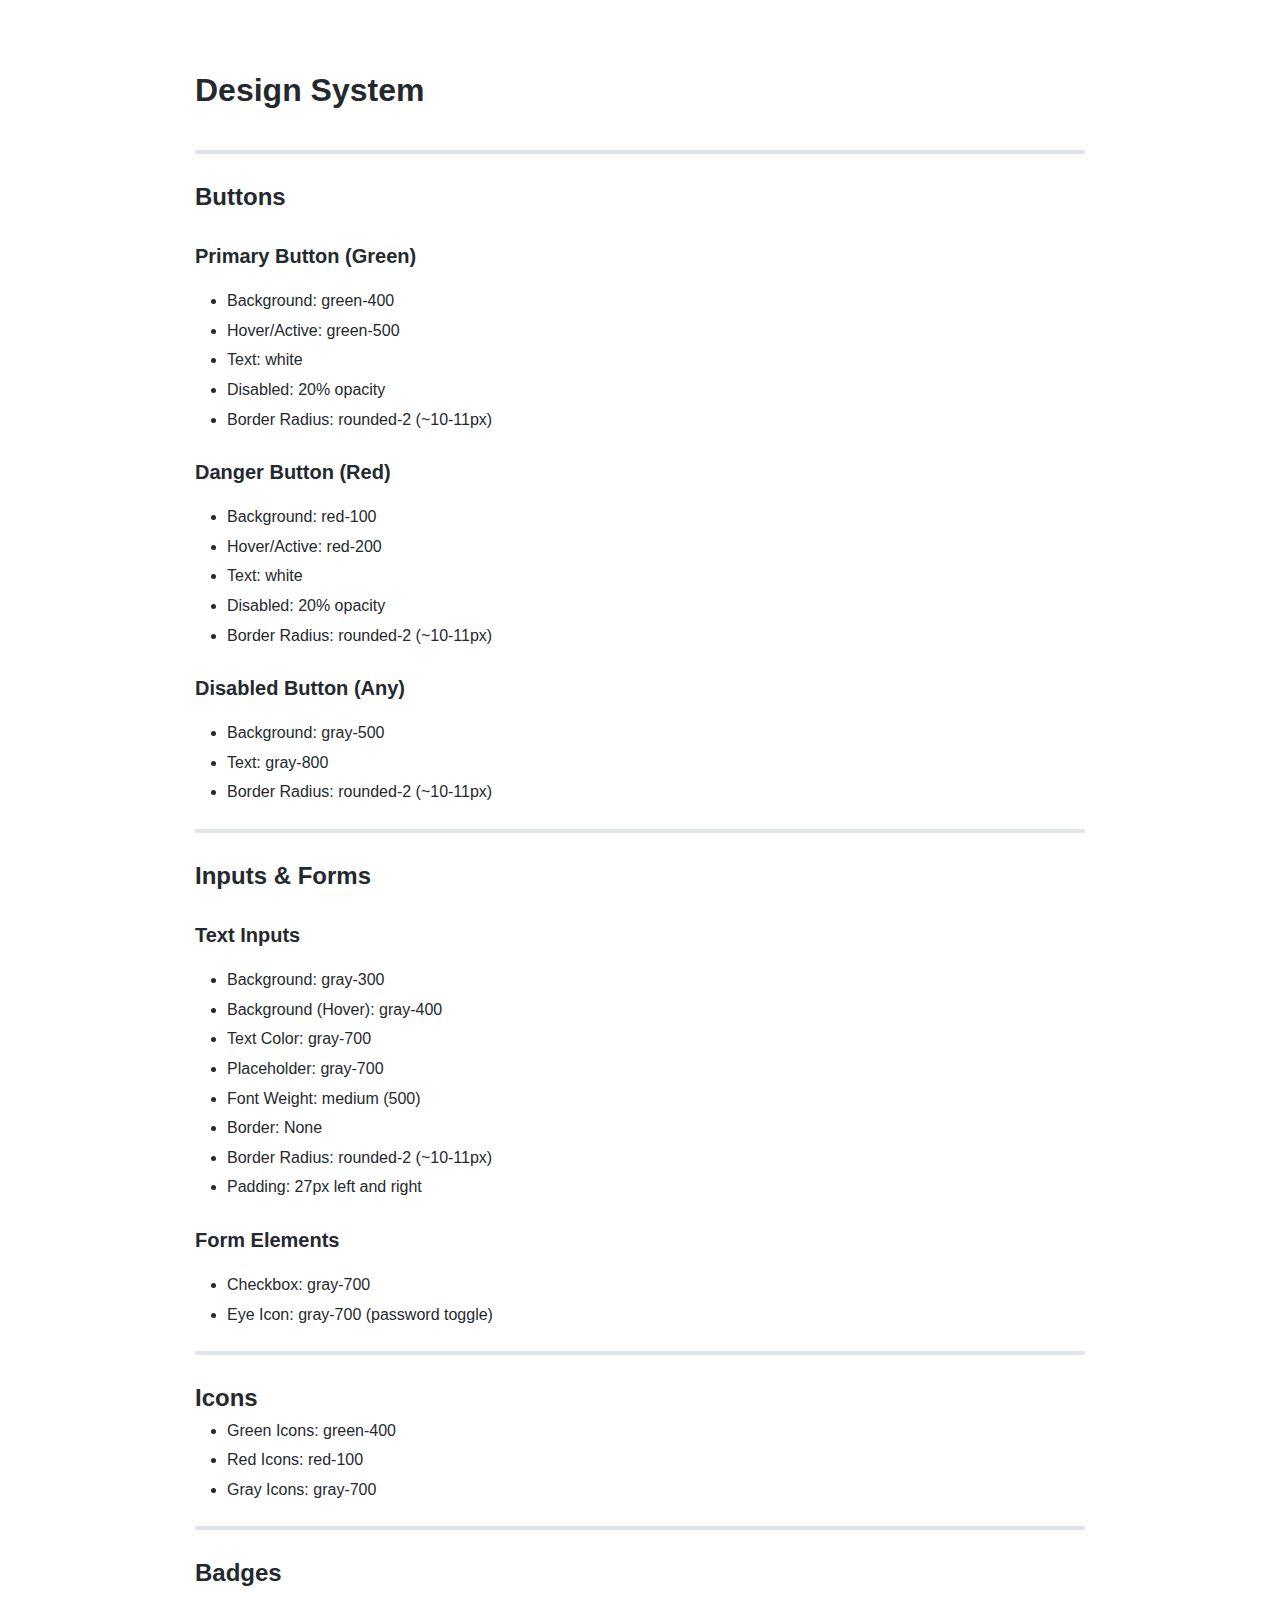
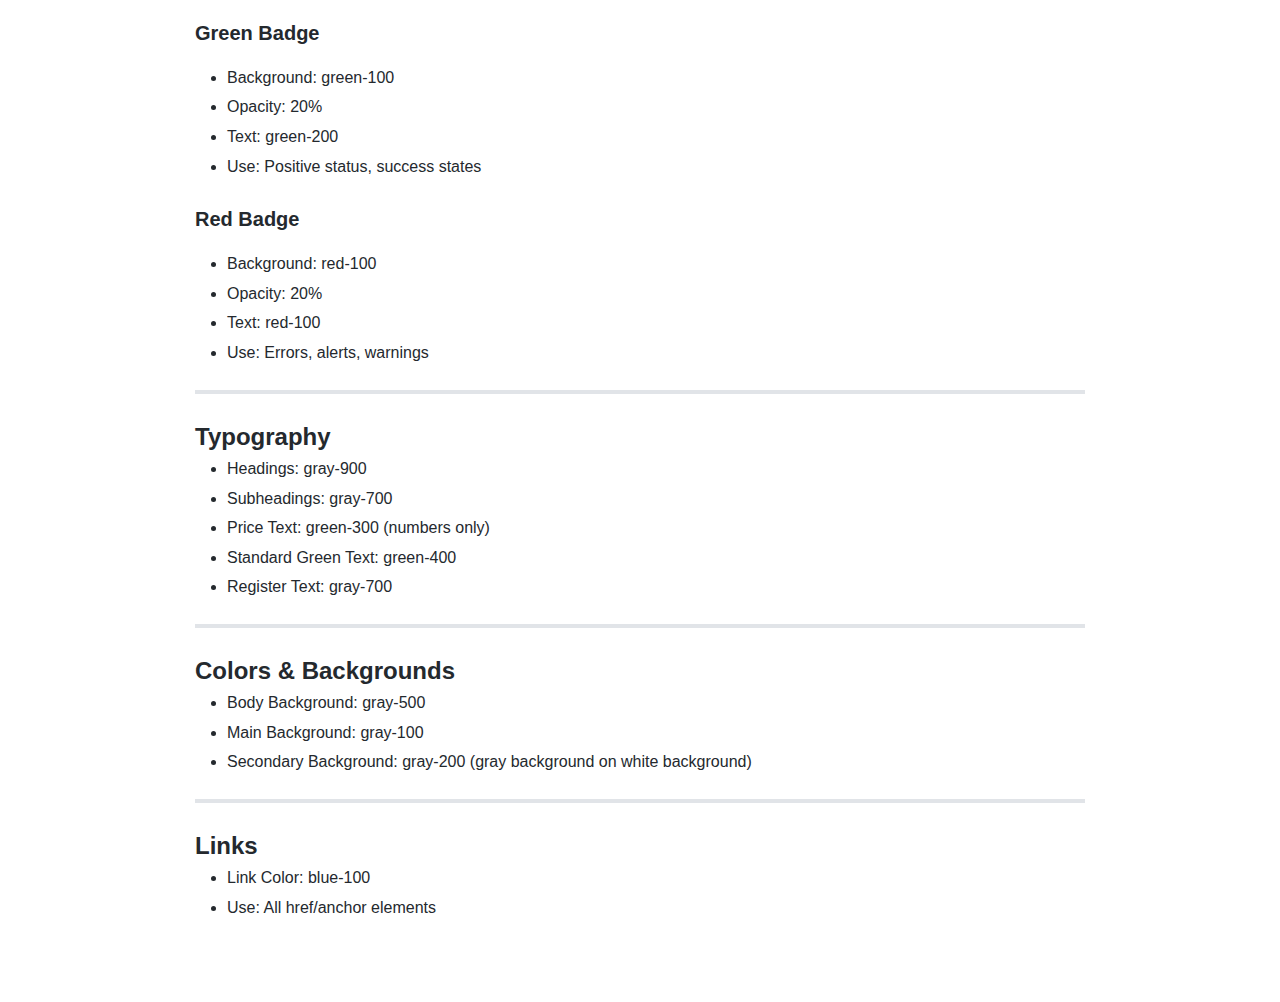
<file: index.html>
<!DOCTYPE html>
<html lang="en">

<head>
    <meta charset="UTF-8" />
    <meta name="viewport" content="width=device-width, initial-scale=1.0" />
    <title>Design System</title>
    <style>
        * {
            margin: 0;
            padding: 0;
            box-sizing: border-box;
        }

        body {
            font-family: -apple-system, BlinkMacSystemFont, "Segoe UI", "Roboto",
                "Oxygen", "Ubuntu", "Cantarell", "Fira Sans", "Droid Sans",
                "Helvetica Neue", sans-serif;
            line-height: 1.6;
            color: #24292e;
            background-color: #ffffff;
            padding: 20px;
        }

        .container {
            max-width: 980px;
            margin: 0 auto;
            padding: 45px;
            background-color: #ffffff;
        }

        h1 {
            font-size: 2em;
            font-weight: 600;
            padding-bottom: 0.3em;
            margin-top: 24px;
        }

        h1:first-child {
            margin-top: 0;
        }

        h2 {
            font-size: 1.5em;
            font-weight: 600;
            margin-top: 24px;
        }

        h3 {
            font-size: 1.25em;
            font-weight: 600;
            margin-top: 24px;
            margin-bottom: 16px;
        }

        p {
            margin-bottom: 16px;
        }

        ul {
            padding-left: 2em;
            margin-bottom: 16px;
        }

        li {
            margin-bottom: 4px;
        }

        hr {
            height: 0.25em;
            padding: 0;
            margin: 24px 0;
            background-color: #e1e4e8;
            border: 0;
        }

        code {
            padding: 0.2em 0.4em;
            margin: 0;
            font-size: 85%;
            background-color: rgba(27, 31, 35, 0.05);
            border-radius: 3px;
            font-family: "SFMono-Regular", Consolas, "Liberation Mono", Menlo,
                monospace;
        }

        /* Responsive */
        @media (max-width: 768px) {
            .container {
                padding: 15px;
            }

            h1 {
                font-size: 1.75em;
            }

            h2 {
                font-size: 1.35em;
            }

            h3 {
                font-size: 1.15em;
            }
        }
    </style>
</head>

<body>
    <div class="container">
        <h1>Design System</h1>

        <hr />

        <h2>Buttons</h2>

        <h3>Primary Button (Green)</h3>
        <ul>
            <li>Background: green-400</li>
            <li>Hover/Active: green-500</li>
            <li>Text: white</li>
            <li>Disabled: 20% opacity</li>
            <li>Border Radius: rounded-2 (~10-11px)</li>
        </ul>

        <h3>Danger Button (Red)</h3>
        <ul>
            <li>Background: red-100</li>
            <li>Hover/Active: red-200</li>
            <li>Text: white</li>
            <li>Disabled: 20% opacity</li>
            <li>Border Radius: rounded-2 (~10-11px)</li>
        </ul>

        <h3>Disabled Button (Any)</h3>
        <ul>
            <li>Background: gray-500</li>
            <li>Text: gray-800</li>
            <li>Border Radius: rounded-2 (~10-11px)</li>
        </ul>

        <hr />

        <h2>Inputs & Forms</h2>

        <h3>Text Inputs</h3>
        <ul>
            <li>Background: gray-300</li>
            <li>Background (Hover): gray-400</li>
            <li>Text Color: gray-700</li>
            <li>Placeholder: gray-700</li>
            <li>Font Weight: medium (500)</li>
            <li>Border: None</li>
            <li>Border Radius: rounded-2 (~10-11px)</li>
            <li>Padding: 27px left and right</li>
        </ul>

        <h3>Form Elements</h3>
        <ul>
            <li>Checkbox: gray-700</li>
            <li>Eye Icon: gray-700 (password toggle)</li>
        </ul>

        <hr />

        <h2>Icons</h2>
        <ul>
            <li>Green Icons: green-400</li>
            <li>Red Icons: red-100</li>
            <li>Gray Icons: gray-700</li>
        </ul>

        <hr />

        <h2>Badges</h2>

        <h3>Green Badge</h3>
        <ul>
            <li>Background: green-100</li>
            <li>Opacity: 20%</li>
            <li>Text: green-200</li>
            <li>Use: Positive status, success states</li>
        </ul>

        <h3>Red Badge</h3>
        <ul>
            <li>Background: red-100</li>
            <li>Opacity: 20%</li>
            <li>Text: red-100</li>
            <li>Use: Errors, alerts, warnings</li>
        </ul>

        <hr />

        <h2>Typography</h2>
        <ul>
            <li>Headings: gray-900</li>
            <li>Subheadings: gray-700</li>
            <li>Price Text: green-300 (numbers only)</li>
            <li>Standard Green Text: green-400</li>
            <li>Register Text: gray-700</li>
        </ul>

        <hr />

        <h2>Colors & Backgrounds</h2>
        <ul>
            <li>Body Background: gray-500</li>
            <li>Main Background: gray-100</li>
            <li>
                Secondary Background: gray-200 (gray background on white background)
            </li>
        </ul>

        <hr />

        <h2>Links</h2>
        <ul>
            <li>Link Color: blue-100</li>
            <li>Use: All href/anchor elements</li>
        </ul>
    </div>
</body>

</html>
</file>
